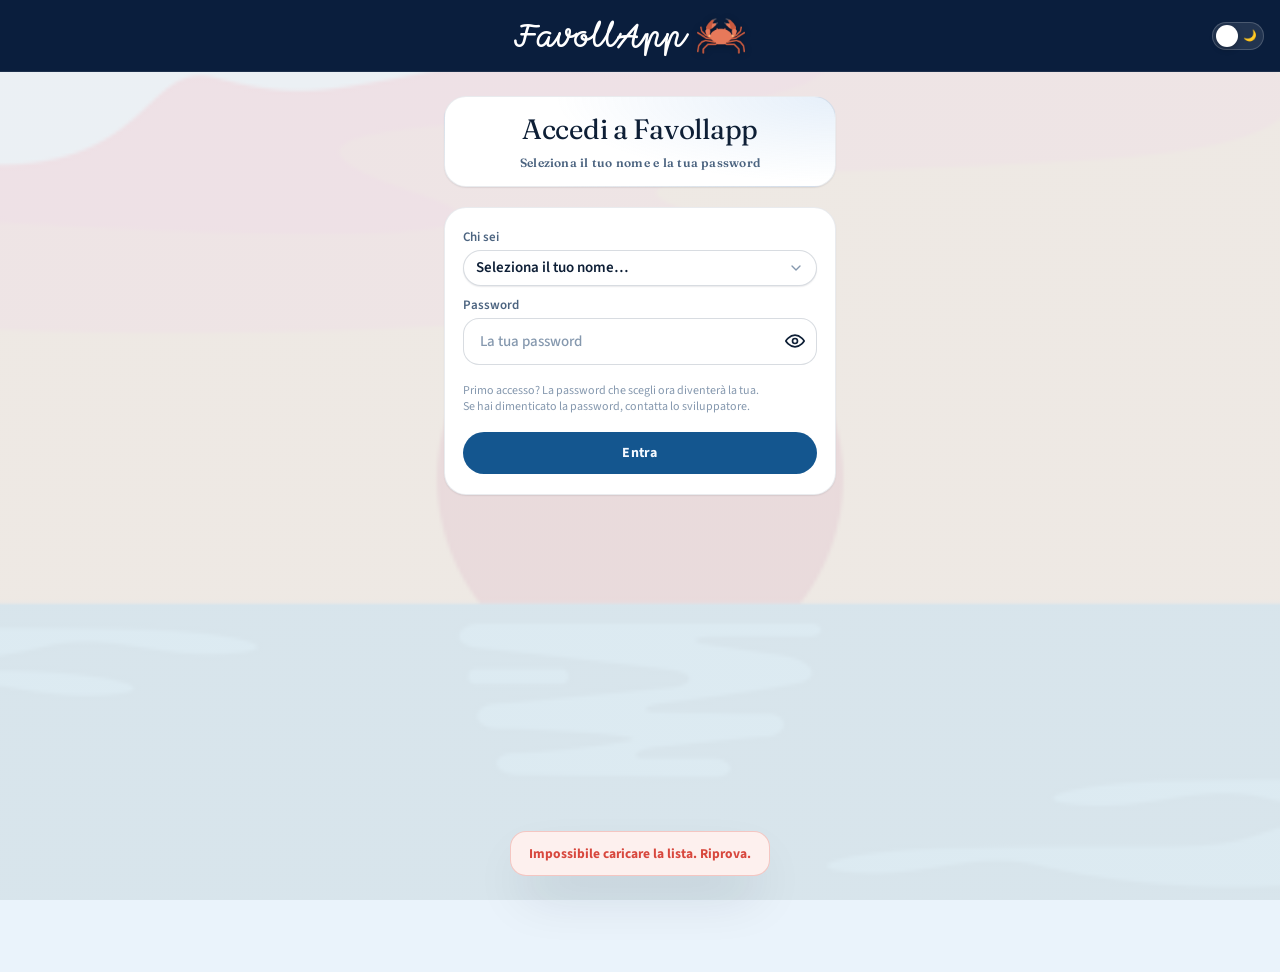
<file: frontend/login.html>
<!doctype html>
<html lang="it">
  <head>
    <meta charset="UTF-8" />
    <meta name="viewport" content="width=device-width, initial-scale=1.0" />
    <title>FavollApp – Accedi</title>

    <!-- Applica subito il tema salvato (o quello di sistema) prima del paint, per evitare un flash -->
    <script>
      (function () {
        var stored = localStorage.getItem('favollapp-theme');
        var theme = stored || (window.matchMedia('(prefers-color-scheme: dark)').matches ? 'dark' : 'light');
        document.documentElement.setAttribute('data-theme', theme);
      })();
    </script>

    <!-- Se sei già loggato salti direttamente alla home -->
    <script>
      (function () {
        try {
          if (localStorage.getItem('favollapp-user')) window.location.replace('index.html');
        } catch (e) {}
      })();
    </script>

    <!-- Stile -->
    <link rel="stylesheet" href="style.css" />

    <!-- Font Google -->
    <link rel="preconnect" href="https://fonts.googleapis.com" />
    <link rel="preconnect" href="https://fonts.gstatic.com" crossorigin />
    <link
      href="https://fonts.googleapis.com/css2?family=Fraunces:ital,opsz,wght@0,9..144,100..900;1,9..144,100..900&family=Momo+Signature&family=Source+Sans+3:ital,wght@0,400;0,600;0,700;1,400&display=swap"
      rel="stylesheet"
    />

    <!-- Favicon -->
    <link
      rel="icon"
      type="image/png"
      sizes="32x32"
      href="assets/Orange-Crab-Clipart-Transparent-PNG.png"
    />

    <script src="config.js" defer></script>
    <script src="theme-toggle.js" defer></script>
    <script src="ui-feedback.js" defer></script>
    <script src="auth.js" defer></script>
    <script src="login.js" defer></script>
  </head>
  <body class="page-login">
    <!-- Header con logo -->
    <div class="header">
      <a href="index.html" class="header-title">FavollApp</a>
      <a href="index.html">
        <img
          id="favollo-img"
          src="assets/Orange-Crab-Clipart-Transparent-PNG.png"
          alt="Logo Favollo"
        />
      </a>&ensp;
      <button class="theme-toggle" id="theme-toggle" aria-label="Passa a modalità scura" aria-pressed="false">
        <span class="icons" aria-hidden="true"><span>☀️</span><span>🌙</span></span>
        <span class="thumb"></span>
      </button>
    </div>

    <div class="container">
      <div class="title">
        <h1>Accedi a Favollapp</h1>
        <h3>Seleziona il tuo nome e la tua password</h3>
      </div>

      <br />

      <form class="login-card" id="login-form" autocomplete="off">
        <label class="login-label" for="login-user">Chi sei</label>
        <select class="modal-input" id="login-user" required>
          <option value="" disabled selected>Seleziona il tuo nome…</option>
        </select>

        <label class="login-label" for="login-password">Password</label>
        <div class="password-field">
          <input
            class="modal-input"
            id="login-password"
            type="password"
            placeholder="La tua password"
            autocomplete="current-password"
            required
          />
          <button
            type="button"
            class="password-toggle"
            id="toggle-password"
            aria-label="Mostra password"
            aria-pressed="false"
          >
            <!-- Occhio aperto: click per mostrare -->
            <svg class="icon-eye" viewBox="0 0 24 24" fill="none" stroke="currentColor" stroke-width="2" stroke-linecap="round" stroke-linejoin="round" aria-hidden="true">
              <path d="M1 12s4-7 11-7 11 7 11 7-4 7-11 7S1 12 1 12z" />
              <circle cx="12" cy="12" r="3" />
            </svg>
            <!-- Occhio sbarrato: click per nascondere -->
            <svg class="icon-eye-off" viewBox="0 0 24 24" fill="none" stroke="currentColor" stroke-width="2" stroke-linecap="round" stroke-linejoin="round" aria-hidden="true">
              <path d="M17.94 17.94A10.07 10.07 0 0 1 12 20c-7 0-11-8-11-8a18.45 18.45 0 0 1 5.06-5.94M9.9 4.24A9.12 9.12 0 0 1 12 4c7 0 11 8 11 8a18.5 18.5 0 0 1-2.16 3.19m-6.72-1.07a3 3 0 1 1-4.24-4.24" />
              <line x1="1" y1="1" x2="23" y2="23" />
            </svg>
          </button>
        </div>

        <p class="login-hint" id="login-hint">
          Primo accesso? La password che scegli ora diventerà la tua. <br>
          Se hai dimenticato la password, contatta lo sviluppatore.
        </p>


        <button class="modal-create-btn login-submit" type="submit" id="login-submit">Entra</button>
      </form>
    </div>
  </body>
</html>
</file>
<file: frontend/style.css>
/* ==========================================================================
   STYLE.CSS – FavollApp
   ========================================================================== */

/* ------------------------------------------------------------------
   VARIABILI COLORE — tema chiaro (default) e scuro
   Il tema scuro si attiva o per preferenza di sistema (prefers-color-scheme)
   o esplicitamente tramite l'attributo data-theme sull'elemento <html>,
   impostato dal toggle chiaro/scuro (vedi theme-toggle.js).
------------------------------------------------------------------ */
:root {
  color-scheme: light;

  /* Superfici */
  --surface-body: #eaf3fb;
  --surface-gradient: #dcedf9;
  --surface-card: #ffffff;
  --surface-card-hover: #f5f9fd;

  /* Brand */
  --brand-dark: #0a1e3d;
  --brand-dark2: #15325a;
  --brand-mid: #14568f;
  --brand-mid2: #4d90d9;
  --brand-mid3: #9ad0f3;
  --brand-pale: #dbecfd;
  --brand-on-pale: var(--brand-dark);

  /* Testo */
  --text-primary: #0e1f36;
  --text-secondary: #4c6480;
  --text-muted: #8598ae;
  --on-brand: #f5f9ff;

  /* Bordi */
  --border-subtle: rgba(14, 40, 70, 0.09);
  --border-medium: rgba(14, 40, 70, 0.16);

  /* Feedback */
  --danger: #d8473d;
  --danger-bg: #fdf0ee;
  --success: #12805f;
  --success-bg: #eafaf3;
  --warning: #a5680a;
  --warning-bg: #fdf6e6;

  /* Raggi bordi */
  --radius-sm: 10px;
  --radius-md: 16px;
  --radius-lg: 22px;
  --radius-pill: 999px;

  /* Ombre (elevazione a 3 livelli) */
  --shadow-1: 0 1px 2px rgba(10, 25, 45, 0.05), 0 1px 1px rgba(10, 25, 45, 0.04);
  --shadow-2: 0 10px 24px -8px rgba(10, 25, 45, 0.16), 0 2px 6px rgba(10, 25, 45, 0.07);
  --shadow-3: 0 26px 52px -16px rgba(10, 25, 45, 0.3);

  /* Tipografia */
  --font-display: 'Momo Signature', cursive;
  --font-title: 'Fraunces', serif;
  --font-body: 'Source Sans 3', -apple-system, 'Segoe UI', Roboto, Arial, sans-serif;

  /* Badge colorati per persona (cast): saturazione/luminosità, la tinta arriva da --hue inline */
  --badge-s: 74%;
  --badge-l: 88%;
  --badge-text-l: 32%;

  /* Hero home */
  --hero-card-bg: linear-gradient(155deg, color-mix(in srgb, var(--brand-mid2) 18%, var(--surface-card)), color-mix(in srgb, var(--brand-dark2) 6%, var(--surface-card)));
  --hero-card-text: var(--brand-dark);
  --hero-card-muted: var(--text-secondary);
  --hero-pill-bg: color-mix(in srgb, var(--brand-pale) 90%, white 10%);
  --hero-pill-text: var(--brand-on-pale);

  --ease: cubic-bezier(0.22, 1, 0.36, 1);

  /* Sfondo fotografico dietro il contenuto (vedi body::before) */
  --bg-photo: url("assets/premium_vector-1721494020696-3329fda17bd4"); /* chiaro: spiaggia diurna */
  /* Velo del colore di superficie: l'88% fa prevalere nettamente il colore sulla foto.
     Deriva da --surface-body, quindi segue automaticamente il tema. */
  --bg-wash: color-mix(in srgb, var(--surface-body) 80%, transparent);
}

@media (prefers-color-scheme: dark) {
  :root {
    color-scheme: dark;

    --surface-body: #070f1c;
    --surface-gradient: #0b1626;
    --surface-card: #112238;
    --surface-card-hover: #16283f;

    --brand-pale: #17324f;
    --brand-mid3: #57728f;
    --brand-on-pale: #9cc4ec;

    --text-primary: #eef4fb;
    --text-secondary: #a7bcd4;
    --text-muted: #71879f;
    --on-brand: #071322;

    --border-subtle: rgba(210, 228, 250, 0.1);
    --border-medium: rgba(210, 228, 250, 0.18);

    --danger: #ff7a6e;
    --danger-bg: #2c1512;
    --success: #3fd0a3;
    --success-bg: #0f2b23;
    --warning: #e3ac3f;
    --warning-bg: #2c2210;

    --shadow-1: 0 1px 0 rgba(0, 0, 0, 0.4);
    --shadow-2: 0 10px 24px -10px rgba(0, 0, 0, 0.55);
    --shadow-3: 0 26px 52px -16px rgba(0, 0, 0, 0.6);

    --badge-s: 42%;
    --badge-l: 24%;
    --badge-text-l: 82%;

    --bg-photo: url("assets/premium_vector-1747646622850-5f994d0a471e"); /* scuro: tramonto */
  }
}

/* Override espliciti: vincono sempre sulla media query, in entrambe le direzioni */
:root[data-theme='dark'] {
  color-scheme: dark;

  --surface-body: #070f1c;
  --surface-gradient: #0b1626;
  --surface-card: #112238;
  --surface-card-hover: #16283f;

  --brand-pale: #17324f;
  --brand-on-pale: #9cc4ec;

  --text-primary: #eef4fb;
  --text-secondary: #a7bcd4;
  --text-muted: #71879f;
  --on-brand: #071322;

  --border-subtle: rgba(210, 228, 250, 0.1);
  --border-medium: rgba(210, 228, 250, 0.18);

  --danger: #ff7a6e;
  --danger-bg: #2c1512;
  --success: #3fd0a3;
  --success-bg: #0f2b23;
  --warning: #e3ac3f;
  --warning-bg: #2c2210;

  --shadow-1: 0 1px 0 rgba(0, 0, 0, 0.4);
  --shadow-2: 0 10px 24px -10px rgba(0, 0, 0, 0.55);
  --shadow-3: 0 26px 52px -16px rgba(0, 0, 0, 0.6);

  --badge-s: 42%;
  --badge-l: 24%;
  --badge-text-l: 82%;

  --hero-card-bg: linear-gradient(155deg, color-mix(in srgb, var(--brand-dark2) 72%, var(--surface-card) 28%), color-mix(in srgb, var(--brand-dark) 70%, var(--surface-card) 30%));
  --hero-card-text: #f7fbff;
  --hero-card-muted: rgba(247, 251, 255, 0.8);
  --hero-pill-bg: rgba(255, 255, 255, 0.14);
  --hero-pill-text: #ffffff;

  --bg-photo: url("assets/premium_vector-1747646622850-5f994d0a471e"); /* scuro: tramonto */
}

:root[data-theme='light'] {
  color-scheme: light;

  --surface-body: #eaf3fb;
  --surface-gradient: #dcedf9;
  --surface-card: #ffffff;
  --surface-card-hover: #f5f9fd;

  --brand-pale: #dbecfd;
  --brand-mid3: #9ad0f3;
  --brand-on-pale: var(--brand-dark);

  --text-primary: #0e1f36;
  --text-secondary: #4c6480;
  --text-muted: #8598ae;
  --on-brand: #f5f9ff;

  --border-subtle: rgba(14, 40, 70, 0.09);
  --border-medium: rgba(14, 40, 70, 0.16);

  --danger: #d8473d;
  --danger-bg: #fdf0ee;
  --success: #12805f;
  --success-bg: #eafaf3;
  --warning: #a5680a;
  --warning-bg: #fdf6e6;

  --shadow-1: 0 1px 2px rgba(10, 25, 45, 0.05), 0 1px 1px rgba(10, 25, 45, 0.04);
  --shadow-2: 0 10px 24px -8px rgba(10, 25, 45, 0.16), 0 2px 6px rgba(10, 25, 45, 0.07);
  --shadow-3: 0 26px 52px -16px rgba(10, 25, 45, 0.3);

  --badge-s: 74%;
  --badge-l: 88%;
  --badge-text-l: 32%;

  --hero-card-bg: linear-gradient(155deg, color-mix(in srgb, var(--brand-mid2) 18%, var(--surface-card)), color-mix(in srgb, var(--brand-dark2) 6%, var(--surface-card)));
  --hero-card-text: var(--brand-dark);
  --hero-card-muted: var(--text-secondary);
  --hero-pill-bg: color-mix(in srgb, var(--brand-pale) 90%, white 10%);
  --hero-pill-text: var(--brand-on-pale);

  --bg-photo: url("assets/premium_vector-1721494020696-3329fda17bd4"); /* chiaro: spiaggia diurna */
}

/* ------------------------------------------------------------------
   RESET & BASE
------------------------------------------------------------------ */
* {
  box-sizing: border-box;
  margin: 0;
  padding: 0;
  font-family: var(--font-body);
  font-optical-sizing: auto;
  font-style: normal;
  color: var(--text-primary);
}

html {
  height: 100%;
  margin: 0;
}

body {
  background-color: var(--surface-body);
  background-image:
    radial-gradient(60% 45% at 12% -8%, color-mix(in srgb, var(--brand-mid2) 14%, transparent), transparent 60%),
    radial-gradient(50% 38% at 105% 8%, color-mix(in srgb, var(--brand-dark) 8%, transparent), transparent 60%);
  background-repeat: no-repeat;
  background-attachment: fixed;
  display: flex;
  flex-direction: column;
  height: 100vh;
  margin: 0;
  transition: background-color 0.3s var(--ease), color 0.3s var(--ease);
}

/* Sfondo fotografico: foto (per tema) + velo del colore di superficie ad alta opacità,
   così il colore resta dominante. Sta sopra il background-color del body ma sotto il
   contenuto: header e hero (opachi) lo mascherano → sulla home compare solo sotto la hero. */
body::before {
  content: '';
  position: fixed;
  inset: 0;
  z-index: -1;
  background-image: linear-gradient(var(--bg-wash), var(--bg-wash)), var(--bg-photo);
  background-size: cover;
  background-position: center;
  background-repeat: no-repeat;
}

/* Velo del "tuffo scuro" durante il cambio tema (iniettato da theme-toggle.js).
   Colore scuro fisso in entrambe le direzioni, sopra l'header (100) ma sotto i toast (9999). */
#theme-veil {
  position: fixed;
  inset: 0;
  z-index: 4000;
  pointer-events: none;
  background: #070f1c;
  opacity: 0;
}
#theme-veil.switching {
  animation: theme-darkdip 0.5s var(--ease);
}
@keyframes theme-darkdip {
  0% { opacity: 0; }
  45%, 55% { opacity: 0.82; }
  100% { opacity: 0; }
}

@media (prefers-reduced-motion: reduce) {
  * {
    transition: none !important;
    animation: none !important;
  }
}

/* ------------------------------------------------------------------
   TIPOGRAFIA
------------------------------------------------------------------ */
h1 {
  font-family: var(--font-title);
  font-size: 23px;
  font-weight: 400;
  color: var(--text-primary);
  text-align: center;
  line-height: 1.2;
  letter-spacing: -0.01em;
  margin-bottom: 8px;
}

h3 {
  font-family: var(--font-title);
  font-size: 12px;
  font-weight: 600;
  color: var(--text-secondary);
  text-align: center;
  letter-spacing: 0.02em;
}

@media (min-width: 768px) {
  h1 {
    font-size: 28px;
  }
}

/* ------------------------------------------------------------------
   LAYOUT GENERALE
------------------------------------------------------------------ */
.container {
  padding: 16px 16px;
  width: 100%;
  max-width: 400px;
  margin: auto;
  height: 100vh;
  flex: 1;
  display: flex;
  flex-direction: column;
  min-height: 0;
}

.title {
  flex: 0 0 auto;
  background:
    radial-gradient(120% 160% at 100% 0%, color-mix(in srgb, var(--brand-mid2) 14%, transparent), transparent 60%),
    var(--surface-card);
  border-radius: var(--radius-lg);
  padding: 16px 18px;
  border: 1px solid var(--border-subtle);
  box-shadow: var(--shadow-1);
}

input {
  width: 100%;
  padding: 12px 16px;
  font-size: 15px;
  font-weight: 500;
  margin-bottom: 16px;
  margin-top: 4px;
  border-radius: var(--radius-md);
  border: 1.5px solid var(--border-medium);
  background: var(--surface-card);
  color: var(--text-primary);
  outline: none;
  transition:
    border-color 0.2s ease,
    box-shadow 0.2s ease;
}

input:focus {
  border-color: var(--brand-mid);
  box-shadow: 0 0 0 3px color-mix(in srgb, var(--brand-mid) 16%, transparent);
}

input::placeholder {
  color: var(--text-muted);
  font-weight: 500;
}

ul {
  list-style: none;
  margin-bottom: 20px;
}

/* ------------------------------------------------------------------
   HEADER
   Resta scuro in entrambi i temi: è la superficie brand, non testo.
------------------------------------------------------------------ */
.header {
  display: flex;
  flex: 0 0 auto;
  align-items: center;
  justify-content: center;
  gap: 10px;
  height: 72px;
  padding: 0 16px;
  background: var(--brand-dark);
  border-bottom: 1px solid rgba(255, 255, 255, 0.08);
  position: relative;
  z-index: 100; /* tiene l'header (e il popover utente) sopra hero e contenuto sottostante */
  width: auto;
}

.header-title {
  font-family: var(--font-display);
  font-weight: 400;
  font-size: 26px;
  color: #ffffff;
  text-decoration: none;
  letter-spacing: 0.01em;
}

#favollo-img {
  height: 48px;
  width: auto;
  display: block;
  margin: 0 4px;
  filter: drop-shadow(0 1px 3px rgba(0, 0, 0, 0.3));
}

/* Toggle chiaro/scuro, sempre visibile nell'header */
.theme-toggle {
  position: absolute;
  right: 16px;
  top: 50%;
  transform: translateY(-50%);
  width: 52px;
  height: 28px;
  border-radius: var(--radius-pill);
  border: 1px solid rgba(255, 255, 255, 0.18);
  background: rgba(255, 255, 255, 0.1);
  cursor: pointer;
  padding: 3px;
  display: flex;
  align-items: center;
  box-shadow: none;
  transition: background 0.2s var(--ease);
}

.theme-toggle:hover {
  background: rgba(255, 255, 255, 0.16);
  opacity: 1;
}

.theme-toggle:focus-visible {
  outline: 2px solid var(--brand-mid2);
  outline-offset: 2px;
}

.theme-toggle .icons {
  position: absolute;
  inset: 0 6px;
  display: flex;
  align-items: center;
  justify-content: space-between;
  font-size: 11px;
  pointer-events: none;
  line-height: 1;
}

.theme-toggle .thumb {
  width: 22px;
  height: 22px;
  border-radius: 50%;
  background: #ffffff;
  box-shadow: 0 2px 6px rgba(0, 0, 0, 0.25);
  transform: translateX(0);
  transition: transform 0.3s var(--ease);
}

[data-theme='dark'] .theme-toggle .thumb {
  transform: translateX(22px);
}

/* ------------------------------------------------------------------
   HOME HERO — card countdown protagonista (layout dall'artefatto).
   La card ora usa i token di tema, così cambia insieme al toggle.
------------------------------------------------------------------ */
.hero-card {
  position: relative;
  overflow: hidden;
  border-radius: var(--radius-lg);
  padding: 20px;
  margin-bottom: 18px;
  background:
    radial-gradient(130% 150% at 100% 0%, color-mix(in srgb, var(--brand-mid2) 24%, transparent), transparent 62%),
    var(--hero-card-bg);
  border: 1px solid var(--border-subtle);
  box-shadow: var(--shadow-2);
  color: var(--hero-card-text);
  opacity: 0;
  transform: translateY(10px);
  animation: rise 0.5s var(--ease) forwards;
  min-height: 25%;
  transition: background-color 0.3s var(--ease), color 0.3s var(--ease), border-color 0.3s var(--ease);
}

.hero-card .hero-title {
  position: relative;
  color: var(--hero-card-text);
  text-align: left;
  font-size: 26px;
  margin: 2px 0 0;
}

.hero-eyebrow {
  position: relative;
  display: flex;
  gap: 8px;
  flex-wrap: wrap;
  margin-bottom: 10px;
}

.hero-pill {
  font-size: 11.5px;
  font-weight: 700;
  letter-spacing: 0.02em;
  padding: 4px 11px;
  border-radius: var(--radius-pill);
  background: var(--hero-pill-bg);
  color: var(--hero-pill-text);
}

.pill-link{
  text-decoration: none;
}

.hero-card .pill-link {
  color: inherit;
}

.hero-countdown {
  position: relative;
  display: flex;
  align-items: center;
  gap: 10px;
  margin-top: 14px;
}

.hero-countdown .num {
  font-family: var(--font-title);
  font-size: 36px;
  font-weight: 600;
  font-variant-numeric: tabular-nums;
  line-height: 1;
  color: var(--hero-card-text);
}

.hero-countdown .lbl {
  font-size: 12px;
  font-weight: 700;
  text-transform: uppercase;
  letter-spacing: 0.06em;
  color: var(--hero-card-muted);
}

/* Granchio-mascotte in filigrana nell'angolo della card */
.hero-crab {
  position: absolute;
  right: -2px;
  bottom: -18px;
  font-size: 88px;
  line-height: 1;
  opacity: 0.2;
  transform: rotate(-15deg);
  pointer-events: none;
  user-select: none;
}

/* Etichetta di sezione della home (Da fare adesso, Il cast…) */
.section-label {
  font-size: 11px;
  font-weight: 800;
  text-transform: uppercase;
  letter-spacing: 0.08em;
  color: var(--text-muted);
  margin: 2px 4px 8px;
}

/* ------------------------------------------------------------------
   META-PILLS (luogo e data nel titolo delle altre pagine)
------------------------------------------------------------------ */
.meta-pills {
  display: flex;
  justify-content: center;
  flex-wrap: wrap;
  gap: 8px;
}

.meta-pill {
  background: var(--brand-pale);
  color: var(--brand-on-pale);
  border-radius: var(--radius-pill);
  padding: 4px 12px;
  font-size: 12px;
  font-weight: 700;
  letter-spacing: 0.02em;
  border: 1px solid color-mix(in srgb, var(--brand-mid) 18%, transparent);
}

/* ------------------------------------------------------------------
   ITEMS GENERICI (li)
------------------------------------------------------------------ */
li {
  background: var(--surface-card);
  padding: 16px;
  margin-bottom: 0;
  border-radius: var(--radius-md);
  font-size: 15px;
  font-weight: 500;
  border: 1px solid var(--border-subtle);
  box-shadow: var(--shadow-1);
  transition:
    transform 0.15s var(--ease),
    box-shadow 0.15s var(--ease);
  touch-action: manipulation;
}

li:hover {
  box-shadow: var(--shadow-2);
}

li:active:not(.dragging) {
  background-color: var(--surface-card-hover);
  transform: scale(1.02);
}

/* ------------------------------------------------------------------
   SPOTLIGHT — tile in evidenza sopra la griglia (FavollAgent)
------------------------------------------------------------------ */
@keyframes rise {
  to {
    opacity: 1;
    transform: translateY(0);
  }
}

.spotlight {
  display: flex;
  align-items: center;
  gap: 14px;
  padding: 16px;
  margin-bottom: 12px;
  border-radius: var(--radius-lg);
  background:
    radial-gradient(140% 160% at 100% 0%, color-mix(in srgb, var(--brand-mid2) 16%, transparent), transparent 60%),
    var(--surface-card);
  border: 1px solid var(--border-subtle);
  box-shadow: var(--shadow-1);
  text-decoration: none;
  color: inherit;
  opacity: 0;
  transform: translateY(10px);
  animation: rise 0.5s var(--ease) forwards;
  transition: box-shadow 0.2s var(--ease), border-color 0.2s var(--ease);
}

.spotlight:hover {
  box-shadow: var(--shadow-2);
  border-color: var(--border-medium);
}

.spotlight .icon {
  flex: 0 0 auto;
  width: 52px;
  height: 52px;
  border-radius: 16px;
  background: var(--brand-pale);
  display: flex;
  align-items: center;
  justify-content: center;
  font-size: 26px;
}

.spotlight .body {
  flex: 1;
  min-width: 0;
}

.spotlight h3 {
  font-family: var(--font-title);
  font-weight: 600;
  font-size: 16.5px;
  text-align: left;
  color: var(--text-primary);
}

.spotlight p {
  font-size: 12.5px;
  color: var(--text-secondary);
  margin-top: 2px;
}

.spotlight .arrow {
  flex: 0 0 auto;
  font-size: 18px;
  color: var(--text-muted);
}

/* ------------------------------------------------------------------
   HOME TILES (griglia 2 colonne, con ingresso a cascata)
   .home-grid è condivisa dalle due griglie della home (primaria e secondaria).
------------------------------------------------------------------ */
.home-grid {
  display: grid;
  grid-template-columns: repeat(2, 1fr);
  gap: 10px;
  margin-bottom: 10px;
}

.home-tile {
  height: 70px;
  cursor: pointer;
  position: relative; /* necessario per posizionare .tile-badge */
  background: var(--surface-card);
  opacity: 0;
  transform: translateY(10px);
  animation: rise 0.5s var(--ease) forwards;
}

.home-tile:hover {
  box-shadow: var(--shadow-2);
  border-color: var(--border-medium);
}

.home-tile:hover .home-tile-icon {
  transform: rotate(8deg);
}

.home-tile .item-content {
  display: flex;
  flex-direction: column;
  justify-content: space-between;
  height: 100%;
  text-decoration: none;
}

.home-tile h3 {
  font-size: 13px;
  font-weight: 800;
  color: var(--text-primary);
  text-align: center;
  letter-spacing: 0.01em;
}

.home-tile span:last-child {
  font-size: 11px;
  font-weight: 600;
  color: var(--text-muted);
  letter-spacing: 0.04em;
  text-transform: uppercase;
}

/* Sottotitolo-badge della tile: parte come descrizione statica; quando
   index.js riceve i dati vivi diventa uno stato semantico colorato
   (quanto lavoro resta), come nelle card "Da fare adesso" dell'artefatto. */
.home-tile .tile-status {
  align-self: flex-start;
  border-radius: var(--radius-pill);
  transition: background-color 0.3s var(--ease), color 0.3s var(--ease);
}

.home-tile .tile-status.ok,
.home-tile .tile-status.warn,
.home-tile .tile-status.hot,
.home-tile .tile-status.info {
  padding: 3px 9px;
  font-size: 10px;
  font-weight: 800;
  font-variant-numeric: tabular-nums;
}

.home-tile .tile-status.ok   { background: var(--success-bg); color: var(--success); }
.home-tile .tile-status.warn { background: var(--warning-bg); color: var(--warning); }
.home-tile .tile-status.hot  { background: var(--danger-bg);  color: var(--danger); }
.home-tile .tile-status.info { background: var(--brand-pale); color: var(--brand-on-pale); }

.home-tile-icon {
  width: 28px;
  height: 28px;
  display: flex;
  align-items: center;
  justify-content: center;
  border-radius: 12px;
  background: var(--brand-pale);
  font-size: 16px;
  transition: transform 0.2s var(--ease);
  position: absolute;
  top: -8%;
  right: 88%;
  z-index: 9999
}

/* Tile non ancora collegate: opacità ridotta, nessun hover lift */
.tile-disabled {
  opacity: 0.55;
  cursor: default;
  pointer-events: none;
}

.tile-disabled:hover {
  transform: none;
  box-shadow: var(--shadow-1);
}

/* Badge "Coming soon" in alto a destra sulla tile */
.tile-badge {
  position: absolute;
  top: 9px;
  right: 9px;
  background: var(--warning-bg);
  color: var(--warning);
  font-size: 9px;
  font-weight: 800;
  letter-spacing: 0.06em;
  text-transform: uppercase;
  padding: 3px 8px;
  border-radius: var(--radius-pill);
  line-height: 1;
}

/* ------------------------------------------------------------------
   CAST STRIP — fila orizzontale di avatar-emoji del cast sulla home,
   caricata da /users; l'intera strip è un link a cast.html.
------------------------------------------------------------------ */
.cast-strip {
  display: block;
  text-decoration: none;
  margin-bottom: 16px;
}

.cast-row {
  display: flex;
  gap: 4px;
  align-items: center;
  overflow-x: auto;
  padding: 4px 2px 4px;
  scrollbar-width: none;
}

.cast-row::-webkit-scrollbar {
  display: none;
}

.cast-chip {
  flex: none;
  width: 48px;
  text-align: center;
}

.cast-chip .face {
  width: 40px;
  height: 40px;
  margin: 0 auto 4px;
  border-radius: 50%;
  background: var(--surface-card);
  border: 1px solid var(--border-subtle);
  box-shadow: var(--shadow-1);
  display: flex;
  align-items: center;
  justify-content: center;
  font-size: 16px;
}

.cast-chip .cast-name {
  display: block;
  font-size: 11px;
  font-weight: 600;
  color: var(--text-secondary);
  overflow: hidden;
  text-overflow: ellipsis;
  white-space: nowrap;
}

/* Fallback pre-caricamento (o backend addormentato): invito ad aprire il cast */
.cast-more {
  flex: none;
  font-size: 13px;
  font-weight: 700;
  color: var(--brand-on-pale);
  background: var(--brand-pale);
  border-radius: var(--radius-pill);
  padding: 8px 14px;
}

/* ------------------------------------------------------------------
   DOCK — navigazione flottante in basso (proposta dell'artefatto),
   iniettata da tabbar.js su tutte le pagine principali.
------------------------------------------------------------------ */
.dock {
  max-height: 60px;
  position: fixed;
  left: 50%;
  transform: translateX(-50%);
  bottom: calc(10px + env(safe-area-inset-bottom));
  z-index: 3000;
  display: flex;
  gap: 2px;
  padding: 6px;
  background: color-mix(in srgb, var(--surface-card) 86%, transparent);
  backdrop-filter: blur(14px);
  -webkit-backdrop-filter: blur(14px);
  border: 1px solid var(--border-medium);
  border-radius: var(--radius-pill);
  box-shadow: var(--shadow-2);
}

.dock-tab {
  display: flex;
  flex-direction: column;
  align-items: center;
  gap: 1px;
  padding: 6px 10px 10px;
  border-radius: var(--radius-pill);
  text-decoration: none;
}

.dock-ico {
  font-size: 18px;
  line-height: 1.2;
  padding-bottom: 0px;
}

.dock-lbl {
  font-size: 10px;
  font-weight: 700;
  letter-spacing: 0.04em;
  text-transform: uppercase;
  color: var(--text-muted);
  padding-bottom: 2px;
}

.dock-tab.on {
  background: var(--brand-pale);
}

.dock-tab.on .dock-lbl {
  color: var(--brand-on-pale);
}

.dock-tab:focus-visible {
  outline: 2px solid var(--brand-mid);
  outline-offset: 2px;
}

/* Spazio in fondo perché il contenuto non finisca sotto il dock */
body.has-dock {
  padding-bottom: calc(72px + env(safe-area-inset-bottom));
}

@media (max-width: 380px) {
  .dock-tab { padding: 6px 9px; }
}

/* ------------------------------------------------------------------
   BOTTONI
------------------------------------------------------------------ */
button {
  width: 100%;
  padding: 6px 6px;
  font-size: 15px;
  font-weight: 700;
  border-radius: var(--radius-pill);
  border: none;
  background: var(--brand-mid3);
  color: var(--text-primary);
  cursor: pointer;
  letter-spacing: 0.02em;
  box-shadow: 0 6px 16px -6px color-mix(in srgb, var(--brand-mid) 55%, transparent);
  transition:
    opacity 0.15s var(--ease),
    transform 0.1s var(--ease),
    box-shadow 0.2s var(--ease);
}

button:hover {
  opacity: 0.92;
}
button:active {
  opacity: 0.8;
  transform: scale(0.98);
}

/* ------------------------------------------------------------------
   WAREHOUSE – item e controlli portatori
------------------------------------------------------------------ */

select {
  background: var(--surface-card);
  padding: 6px 12px;
  border-radius: var(--radius-pill);
  font-size: 15px;
  font-weight: 600;
  border: 1px solid var(--border-medium);
  box-shadow: var(--shadow-1);
  margin-bottom: 10px;
  min-height: 36px;
}

.warehouse-item {
  background: var(--surface-card);
  padding: 14px 16px;
  margin-bottom: 10px;
  border-radius: var(--radius-md);
  border: 1px solid var(--border-subtle);
  box-shadow: var(--shadow-1);
}

/* Riepilogo in testa alla lista: quante unità sono coperte sul totale
   richiesto, con la stessa barra semaforo degli item (dall'artefatto). */
.wh-summary {
  background: var(--surface-card);
  border: 1px solid var(--border-subtle);
  border-radius: var(--radius-md);
  box-shadow: var(--shadow-1);
  padding: 14px 16px;
  margin-bottom: 12px;
}

.wh-summary-row {
  display: flex;
  align-items: baseline;
  justify-content: space-between;
  gap: 10px;
}

.wh-summary-big {
  font-family: var(--font-title);
  font-size: 24px;
  font-weight: 600;
  font-variant-numeric: tabular-nums;
  color: var(--text-primary);
}

.wh-summary-big small {
  font-family: var(--font-body);
  font-size: 13px;
  font-weight: 600;
  color: var(--text-secondary);
}

.wh-summary-note {
  font-size: 12px;
  font-weight: 800;
  white-space: nowrap;
}

.wh-summary-note.warn { color: var(--warning); }
.wh-summary-note.ok   { color: var(--success); }

/* Barra semaforo di copertura: rosso = nessuno, ambra = parziale,
   verde = target raggiunto. Il colore si legge prima del numero. */
.meter {
  height: 8px;
  border-radius: var(--radius-pill);
  background: color-mix(in srgb, var(--border-medium) 60%, transparent);
  overflow: hidden;
  margin-top: 10px;
}

.meter-fill {
  display: block;
  height: 100%;
  border-radius: var(--radius-pill);
  transition: width 0.4s var(--ease), background-color 0.3s var(--ease);
}

.meter-fill.hot  { background: var(--danger); }
.meter-fill.warn { background: var(--warning); }
.meter-fill.ok   { background: var(--success); }

.item-content {
  display: flex;
  justify-content: flex-end;
  align-items: center;
  gap: 6px;
}

.item-name-div {
  display: flex;
  align-content: flex-start;
  flex: 1 1 auto;
  min-width: 0;
}

.item-name {
  display: block;
  font-size: 15px;
  font-weight: 700;
  color: var(--text-primary);
  overflow: hidden;
  text-overflow: ellipsis;
  white-space: nowrap;
}

.space-div {
  width: 1px;
}

.take-btn {
  padding: 7px 12px;
  border-radius: var(--radius-pill);
  border: none;
  background: var(--brand-mid);
  color: var(--on-brand);
  cursor: pointer;
  font-size: 13px;
  font-weight: 700;
  letter-spacing: 0.02em;
  white-space: nowrap;
  flex-shrink: 0;
  width: auto;
  box-shadow: none;
  transition:
    opacity 0.15s var(--ease),
    transform 0.1s var(--ease);
}

.take-btn:hover {
  opacity: 0.85;
}
.take-btn:active {
  transform: scale(0.96);
}

.take-btn:disabled {
  opacity: 0.45;
  cursor: default;
}

/* Barra admin sopra la lista: sceglie il contributore per tutti gli "Aggiungi" */
.admin-bar {
  display: flex;
  align-items: center;
  gap: 10px;
  margin-bottom: 12px;
  padding: 10px 14px;
  background: var(--surface-card);
  border: 1px solid var(--border-subtle);
  border-radius: var(--radius-md);
  box-shadow: var(--shadow-1);
}

.admin-bar-label {
  font-size: 13px;
  font-weight: 600;
  color: var(--text-secondary);
  white-space: nowrap;
  flex-shrink: 0;
}

.admin-user-select {
  flex: 1;
  min-width: 0;
  padding: 8px 10px;
  font-size: 13px;
  font-weight: 600;
  border-radius: var(--radius-pill);
  border: 1.5px solid var(--border-medium);
  background: var(--surface-card);
  color: var(--text-primary);
  cursor: pointer;
}

/* Bottone elimina disabilitato (altri hanno contribuito) */
.delete-item-btn:disabled {
  opacity: 0.35;
  cursor: default;
}

#add-item-cnt {
  display: flex;
  justify-content: space-around;
}

#add-item-btn {
  width: 75%;
  margin-bottom: 80px;
}

.people {
  margin-top: 10px;
  display: flex;
  flex-wrap: wrap;
  gap: 6px;
}

.person-tag {
  background: var(--brand-pale);
  padding: 5px 10px;
  border-radius: var(--radius-pill);
  font-size: 13px;
  font-weight: 600;
  display: flex;
  align-items: center;
  gap: 5px;
  border: 1px solid color-mix(in srgb, var(--brand-mid) 18%, transparent);
}

/* La chip della personH loggata è evidenziata (dall'artefatto: "la tua riga") */
.person-tag.me {
  border-color: color-mix(in srgb, var(--brand-mid) 55%, transparent);
  box-shadow: inset 0 0 0 1px color-mix(in srgb, var(--brand-mid) 30%, transparent);
}

.person-emoji {
  font-size: 14px;
  line-height: 1;
}

.person-name {
  color: var(--brand-on-pale);
  font-weight: 700;
}

/* Il bottone "Lo porto io" chiude la fila delle chip, sempre a destra */
.people .take-btn {
  margin-left: auto;
}

/* Stati testuali della fila contributori */
.nobody-note {
  font-size: 12.5px;
  font-weight: 700;
  color: var(--danger);
  align-self: center;
}

.done-note {
  font-size: 12.5px;
  font-weight: 700;
  color: var(--success);
  align-self: center;
  margin-left: auto;
}

.qty-btn {
  border: 1px solid var(--border-medium);
  background: var(--surface-card);
  color: var(--text-secondary);
  border-radius: var(--radius-sm);
  padding: 2px 7px;
  font-size: 11px;
  font-weight: 700;
  cursor: pointer;
  width: auto;
  box-shadow: none;
  transition: background 0.15s ease;
}

.qty-btn:hover {
  background: var(--surface-card-hover);
  opacity: 1;
}
.qty-btn:disabled {
  opacity: 0.3;
  cursor: not-allowed;
}

.remove-btn {
  border: none;
  background: var(--danger-bg);
  color: var(--danger);
  border-radius: var(--radius-sm);
  padding: 2px 7px;
  font-size: 11px;
  font-weight: 700;
  cursor: pointer;
  width: auto;
  box-shadow: none;
  transition: background 0.15s ease;
}

.remove-btn:hover {
  background: color-mix(in srgb, var(--danger) 18%, var(--danger-bg));
  opacity: 1;
}

.actions-div {
  display: flex;
  flex-direction: column;
  gap: 6px;
}

.delete-item-btn {
  border: none;
  background: var(--danger-bg);
  color: var(--danger);
  border-radius: var(--radius-sm);
  padding: 2px 6px;
  font-size: 14px;
  cursor: pointer;
  width: auto;
  box-shadow: none;
  flex-shrink: 0;
  transition: background 0.15s ease;
  line-height: 1;
}

.delete-item-btn:hover {
  background: color-mix(in srgb, var(--danger) 18%, var(--danger-bg));
  opacity: 1;
}

.edit-item-btn {
  border: none;
  background: var(--brand-pale);
  color: var(--brand-on-pale);
  border-radius: var(--radius-sm);
  padding: 2px 6px;
  font-size: 14px;
  cursor: pointer;
  width: auto;
  box-shadow: none;
  flex-shrink: 0;
  transition: background 0.15s ease;
  line-height: 1;
}

.edit-item-btn:hover {
  background: var(--surface-card-hover);
  opacity: 1;
}

/* ------------------------------------------------------------------
   ANIMAZIONE BUFFON
------------------------------------------------------------------ */
.buffon {
  position: fixed;
  width: 50px;
  pointer-events: none;
  z-index: 9999;
  animation: buffon-fly 1s ease-out forwards;
}

@keyframes buffon-fly {
  0% {
    opacity: 1;
    transform: translateY(0) scale(1);
  }
  100% {
    opacity: 0;
    transform: translateY(-120px) scale(1.2);
  }
}

/* ------------------------------------------------------------------
   MODAL — Aggiungi oggetto
------------------------------------------------------------------ */

/* Overlay scuro che copre tutta la pagina */
.modal-overlay {
  position: fixed;
  inset: 0;
  background: rgba(6, 16, 30, 0.55);
  display: flex;
  align-items: center;
  justify-content: center;
  z-index: 1000;
  padding: 16px;
}

/* Card centrata */
.modal-card {
  background: var(--surface-card);
  border-radius: var(--radius-lg);
  padding: 24px 20px;
  width: 100%;
  max-width: 340px;
  border: 1px solid var(--border-subtle);
  box-shadow: var(--shadow-3);
  display: flex;
  flex-direction: column;
  gap: 12px;
}

.modal-title {
  font-family: var(--font-title);
  font-size: 18px;
  font-weight: 400;
  color: var(--text-primary);
  text-align: left;
  margin: 0;
}

/* Messaggio di errore */
.modal-error {
  font-size: 12px;
  font-weight: 700;
  color: var(--danger);
  margin-top: -4px;
}

/* Testo del dialog di conferma (showConfirm, al posto di confirm()) */
.modal-message {
  font-size: 14.5px;
  font-weight: 500;
  color: var(--text-primary);
  line-height: 1.4;
}

/* Riga bottoni */
.modal-btn-row {
  display: flex;
  gap: 8px;
  margin-top: 4px;
}

.modal-cancel-btn {
  flex: 1;
  padding: 11px;
  font-size: 14px;
  font-weight: 700;
  border-radius: var(--radius-pill);
  border: 1.5px solid var(--border-medium);
  background: transparent;
  color: var(--text-secondary);
  cursor: pointer;
  box-shadow: none;
  transition: background 0.15s ease;
}

.modal-cancel-btn:hover {
  background: var(--surface-card-hover);
  opacity: 1;
}

.modal-create-btn {
  flex: 1;
  padding: 11px;
  font-size: 14px;
  font-weight: 700;
  border-radius: var(--radius-pill);
  border: none;
  background: var(--brand-mid);
  color: var(--on-brand);
  cursor: pointer;
  box-shadow: none;
  transition: opacity 0.15s ease;
}

.modal-create-btn:hover {
  opacity: 0.88;
}
.modal-create-btn:active {
  opacity: 0.75;
}

/* ------------------------------------------------------------------
   MAPPA — mappa con chip categoria flottanti + directory dei luoghi
   Ogni categoria ha una tinta fissa (vedi map.js categoryHues), usata
   sia per l'icona nella directory che per coerenza visiva con la mappa.
------------------------------------------------------------------ */
.map-card {
  position: relative;
  height: 260px;
  flex-shrink: 0; /* Leaflet non tollera di essere schiacciato dal flex del .container */
  border-radius: var(--radius-lg);
  overflow: hidden;
  border: 1px solid var(--border-subtle);
  box-shadow: var(--shadow-1);
  margin-bottom: 10px;
}

#map {
  height: 100%;
  width: 100%;
}

/* Controlli e popup di Leaflet: hanno colori fissi chiari nel loro CSS, li
   riportiamo sulle variabili di tema così seguono il toggle come il resto
   dell'app. I selettori sono più specifici di quelli di leaflet.css. */
.leaflet-container {
  background: var(--surface-card); /* visibile mentre i tile caricano */
}

.leaflet-popup-content-wrapper,
.leaflet-popup-tip {
  background: var(--surface-card);
  color: var(--text-primary);
  box-shadow: var(--shadow-2);
}

.leaflet-container a.leaflet-popup-close-button {
  color: var(--text-muted);
}

.leaflet-container a.leaflet-popup-close-button:hover {
  color: var(--text-primary);
}

.leaflet-popup-content a {
  color: var(--brand-on-pale);
}

/* .leaflet-container per battere il .leaflet-touch .leaflet-bar di leaflet.css */
.leaflet-container .leaflet-bar {
  border: 2px solid var(--border-medium);
}

.leaflet-bar a {
  background-color: var(--surface-card);
  color: var(--text-primary);
  border-bottom-color: var(--border-subtle);
}

.leaflet-bar a:hover,
.leaflet-bar a:focus {
  background-color: var(--surface-card-hover);
  color: var(--text-primary);
}

.leaflet-bar a.leaflet-disabled {
  background-color: var(--surface-card);
  color: var(--text-muted);
}

.marker-icon {
  font-size: 28px;
  text-shadow: 0 2px 6px rgba(0, 0, 0, 0.4);
  width: 40px;
  height: 40px;
  display: inline-block;
  line-height: 1;
}

/* Chip categoria flottanti sul bordo superiore della mappa */
.chip-strip {
  position: absolute;
  top: 10px;
  left: 10px;
  right: 10px;
  z-index: 500; /* sopra i tile e i controlli di Leaflet */
  display: flex;
  gap: 6px;
  overflow-x: auto;
  padding-bottom: 2px;
}

.chip-strip::-webkit-scrollbar {
  display: none;
}

.map-chip {
  flex: 0 0 auto;
  padding: 6px 11px;
  border-radius: var(--radius-pill);
  background: rgba(17, 34, 56, 0.72);
  backdrop-filter: blur(6px);
  color: #eaf3fb;
  font-size: 11.5px;
  font-weight: 700;
  white-space: nowrap;
  border: 1px solid rgba(255, 255, 255, 0.14);
  cursor: pointer;
}

.map-chip.active {
  background: var(--brand-mid2);
  color: #071322;
}

/* Bottone "centra sulla casa" */
.locate-btn {
  position: absolute;
  bottom: 10px;
  right: 10px;
  z-index: 500;
  width: 36px;
  height: 36px;
  border-radius: 50%;
  background: var(--surface-card);
  color: var(--brand-mid);
  display: flex;
  align-items: center;
  justify-content: center;
  font-size: 15px;
  padding: 0;
  box-shadow: var(--shadow-2);
}

/* Directory categorie: righe con icona colorata, contatore e freccia rotante */
.cat-row {
  margin: 10px 0;
  border-radius: var(--radius-md);
  overflow: hidden;
  background: var(--surface-card);
  border: 1px solid var(--border-subtle);
  box-shadow: var(--shadow-1);
}

.cat-head {
  display: flex;
  align-items: center;
  gap: 11px;
  padding: 11px 12px;
  cursor: pointer;
}

.cat-icon {
  flex: 0 0 auto;
  width: 36px;
  height: 36px;
  border-radius: 11px;
  display: flex;
  align-items: center;
  justify-content: center;
  font-size: 17px;
  background: hsl(var(--hue), var(--badge-s), var(--badge-l));
}

.cat-info {
  flex: 1;
  min-width: 0;
}

.cat-name {
  font-size: 13.5px;
  font-weight: 700;
  color: var(--text-primary);
}

.cat-count {
  font-size: 10.5px;
  font-weight: 700;
  color: hsl(var(--hue), 45%, var(--badge-text-l));
  margin-top: 1px;
}

.cat-chevron {
  flex: 0 0 auto;
  font-size: 11px;
  color: var(--text-muted);
  transition: transform 0.2s var(--ease);
}

.cat-row.open .cat-chevron {
  transform: rotate(90deg);
}

.cat-places {
  max-height: 0;
  overflow: hidden;
  transition: max-height 0.3s var(--ease);
}

.cat-row.open .cat-places {
  max-height: 300px;
  overflow-y: auto;
}

.place-row {
  display: flex;
  align-items: center;
  gap: 10px;
  padding: 9px 12px;
  margin-left: 47px;
  border-top: 1px solid var(--border-subtle);
  transition: background 0.15s ease;
}

.place-row:hover {
  background: var(--surface-card-hover);
}

.place-name {
  flex: 1;
  min-width: 0;
  cursor: pointer;
  font-size: 13px;
  font-weight: 600;
  color: var(--text-primary);
  overflow: hidden;
  text-overflow: ellipsis;
  white-space: nowrap;
}

.place-dist {
  flex: 0 0 auto;
  font-size: 10px;
  font-weight: 700;
  padding: 2px 8px;
  border-radius: var(--radius-pill);
  background: var(--brand-pale);
  color: var(--brand-on-pale);
}

.place-go {
  flex: 0 0 auto;
  width: 26px;
  height: 26px;
  border-radius: 50%;
  display: flex;
  align-items: center;
  justify-content: center;
  background: var(--surface-card-hover);
  color: var(--text-secondary);
  font-size: 13px;
  text-decoration: none;
  box-shadow: none;
}

.place-go:hover {
  background: var(--brand-pale);
}

/* ------------------------------------------------------------------
   TARGET LABEL (dentro .warehouse-item)
   Mostra "X su Y" con colore semantico in base al progresso.
------------------------------------------------------------------ */
.target-label {
  font-size: 11px;
  font-weight: 800;
  letter-spacing: 0.04em;
  padding: 3px 10px;
  border-radius: var(--radius-pill);
  white-space: nowrap;
  flex-shrink: 0;
  font-variant-numeric: tabular-nums;
}

/* 0 unità → rosso */
.target-red {
  background: var(--danger-bg);
  color: var(--danger);
  border: 1px solid color-mix(in srgb, var(--danger) 25%, transparent);
}

/* 1+ unità, target non raggiunto → giallo */
.target-yellow {
  background: var(--warning-bg);
  color: var(--warning);
  border: 1px solid color-mix(in srgb, var(--warning) 25%, transparent);
}

/* target raggiunto → verde */
.target-green {
  background: var(--success-bg);
  color: var(--success);
  border: 1px solid color-mix(in srgb, var(--success) 25%, transparent);
}

/* ------------------------------------------------------------------
   CAST — roster a due colonne sfalsate, card compatte a riga orizzontale
   Ogni membro ha una tinta calcolata dal nome (vedi cast.js hueFromName),
   usata sia per l'avatar che per il testo del ruolo.
------------------------------------------------------------------ */
#cast-container {
  display: grid;
  grid-template-columns: 1fr 1fr;
  gap: 8px;
}

#cast-container .col {
  display: flex;
  flex-direction: column;
  gap: 8px;
}

#cast-container .col:last-child {
  margin-top: 18px;
}

.member {
  display: flex;
  align-items: center;
  gap: 9px;
  padding: 8px 10px;
  border-radius: var(--radius-md);
  background: var(--surface-card);
  border: 1px solid var(--border-subtle);
  box-shadow: var(--shadow-1);
  transition:
    transform 0.2s var(--ease),
    box-shadow 0.2s var(--ease),
    border-color 0.2s var(--ease);
}

.member:hover {
  transform: rotate(var(--tilt, 0deg)) translateY(-2px);
  box-shadow: var(--shadow-2);
  border-color: var(--border-medium);
}

#cast-container .col:first-child .member {
  --tilt: -1deg;
}

#cast-container .col:last-child .member {
  --tilt: 1deg;
}

.member .avatar {
  flex: 0 0 auto;
  width: 34px;
  height: 34px;
  border-radius: 50%;
  display: flex;
  align-items: center;
  justify-content: center;
  font-size: 16px;
  background: hsl(var(--hue), var(--badge-s), var(--badge-l));
}

.member .info {
  min-width: 0;
  text-align: left;
}

.member .name {
  font-size: 12.5px;
  font-weight: 700;
  color: var(--text-primary);
  line-height: 1.25;
  overflow: hidden;
  text-overflow: ellipsis;
  white-space: nowrap;
}

.member .role {
  display: block;
  margin-top: 2px;
  font-size: 9.5px;
  font-weight: 700;
  line-height: 1.2;
  color: hsl(var(--hue), 45%, var(--badge-text-l));
}

/* ------------------------------------------------------------------
   MENU — lista della spesa
------------------------------------------------------------------ */

/* Card del generatore AI: superficie in evidenza col gradiente brand,
   come la tile spotlight (dall'artefatto: l'AI dentro il flusso). */
.ai-card {
  background:
    radial-gradient(140% 160% at 100% 0%, color-mix(in srgb, var(--brand-mid2) 18%, transparent), transparent 60%),
    var(--surface-card);
  border: 1px solid color-mix(in srgb, var(--brand-mid) 22%, transparent);
  border-radius: var(--radius-lg);
  box-shadow: var(--shadow-1);
  padding: 10px 10px 0px;
  margin-bottom: 12px;
  max-height: 140px;
}

.ai-card-title {
  font-family: var(--font-title);
  font-size: 15px;
  font-weight: 600;
  color: var(--text-primary);
  margin-bottom: 6px;
  padding-bottom: 2px;
}

.prompt-textarea {
  width: 100%;
  height: 38%;
  border-radius: var(--radius-md);
  border: 1.5px solid var(--border-medium);
  background: var(--surface-card);
  padding: 6px 14px;
  font-size: 14px;
  resize: none;
  overflow-y: none;
  scrollbar-width: none;
}

#prompt-textarea:focus {
  outline: none;
  border-color: var(--brand-mid);
  box-shadow: 0 0 0 3px color-mix(in srgb, var(--brand-mid) 16%, transparent);
}

.warning-text {
  font-size: 11px;
  font-style: italic;
  color: var(--text-muted);
}

#send-prompt-div {
  display: flex;
  flex-direction: row;
  justify-content: space-between;
  align-items: flex-start;
  gap: 10px;
}

#send-prompt-btn {
  width: 45%;
  font-size: 13.5px;
}

/* Contenitore tabella: card pulita in linea con il resto dell'app
   (sostituisce il precedente stile "quaderno a quadretti") */
.notebook {
  background: var(--surface-card);
  border-radius: var(--radius-lg);
  border: 1px solid var(--border-subtle);
  box-shadow: var(--shadow-1);
  padding: 6px 16px 16px;
  width: 100%;
  max-width: 560px;
  overflow-x: auto;
  max-width: 100%;
  min-height: 150px;
}

.notebook table {
  width: 95%;
  border-collapse: collapse;
  table-layout: fixed;
}

.notebook tr {
  height: 24px;
}

.time-col {
  width: 25%;
}

.ingredient-col {
  width: 42%;
}

.qty-col {
  width: 20%;
}

.notebook th {
  height: 16px;
  font-size: 11px;
  font-weight: 800;
  letter-spacing: 0.06em;
  text-transform: uppercase;
  color: var(--text-muted);
  border-bottom: 1.5px solid var(--border-medium);
  padding: 4px 6px;
  text-align: left;
  background: transparent;
}

.notebook td {
  font-size: 13.5px;
  font-weight: 500;
  color: var(--text-primary);
  padding: 2px;
  background: transparent;
  height: 32px;
  vertical-align: middle;
  border-bottom: 1px solid var(--border-subtle);
}

.notebook td[contenteditable] {
  outline: none;
  cursor: text;
  padding: 0 10px;
  min-width: 80px;
  border-radius: var(--radius-sm);
  transition: background 0.15s ease;
}

.notebook td[contenteditable]:focus {
  background: var(--brand-pale);
}

.action-wrapper {
  display: inline-flex;
  align-items: center;
  justify-content: center;
  gap: 6px;
}

.checkout-col-td {
  padding: 0;
  text-align: center;
  vertical-align: middle;
}

.checkout-btn {
  font-size: 12px;
  font-weight: 700;
  background: var(--surface-card);
  border: 1.5px solid var(--border-medium);
  border-radius: var(--radius-sm);
  color: var(--text-secondary);
  width: 28px;
  height: 24px;
  cursor: pointer;
  padding: 0;
  line-height: 1;
  transition:
    background 0.15s,
    color 0.15s,
    border-color 0.15s;
}

.checkout-btn:hover {
  background: var(--success-bg);
  color: var(--success);
  border-color: color-mix(in srgb, var(--success) 40%, transparent);
}

.notebook-title {
  font-family: var(--font-title);
  font-size: 14px;
  font-weight: 400;
  padding: 4px 4px 2px;
}

/* ------------------------------------------------------------------
   LOADING OVERLAY (menu.js e galleries.js condividono lo spinner)
------------------------------------------------------------------ */
#loading-overlay,
.loader {
  position: fixed;
  inset: 0;
  background: rgba(6, 16, 30, 0.5);
  display: flex;
  align-items: center;
  justify-content: center;
  z-index: 2000;
}

.loading-spinner,
.spinner {
  width: 48px;
  height: 48px;
  border: 5px solid rgba(255, 255, 255, 0.25);
  border-top-color: #ffffff;
  border-radius: 50%;
  animation: spin 0.75s linear infinite;
}

@keyframes spin {
  to {
    transform: rotate(360deg);
  }
}

.hidden {
  display: none !important;
}

/* ------------------------------------------------------------------
   TOAST (ui-feedback.js, al posto di alert())
------------------------------------------------------------------ */
.ui-toast {
  position: fixed;
  left: 50%;
  bottom: 24px;
  z-index: 3000;
  max-width: calc(100% - 32px);
  padding: 12px 18px;
  border-radius: var(--radius-md);
  background: var(--danger-bg);
  color: var(--danger);
  border: 1px solid color-mix(in srgb, var(--danger) 25%, transparent);
  box-shadow: var(--shadow-3);
  font-size: 13.5px;
  font-weight: 700;
  text-align: center;
  opacity: 0;
  pointer-events: none;
  transform: translate(-50%, 8px);
  transition: opacity 0.2s ease, transform 0.2s ease;
}

.ui-toast.show {
  opacity: 1;
  transform: translate(-50%, 0);
}

.ui-toast[data-type='success'] {
  background: var(--success-bg);
  color: var(--success);
  border-color: color-mix(in srgb, var(--success) 25%, transparent);
}

/* ------------------------------------------------------------------
   MENU — righe tabella spesa
------------------------------------------------------------------ */

/* Riga comprata: testo barrato e opacità ridotta */
tr.bought td {
  text-decoration: line-through;
  opacity: 0.5;
}

/* Checkbox "comprato" */
.bought-checkbox {
  margin: 0;
  width: 16px;
  height: 16px;
  display: block;
}

/* Bottone + inline (righe vuote) */
.add-row-inline-btn {
  font-size: 13px;
  font-weight: 700;
  line-height: 1;
  background: var(--surface-card);
  border: 1.5px solid var(--border-medium);
  border-radius: var(--radius-sm);
  color: var(--brand-mid);
  width: 28px;
  height: 24px;
  cursor: pointer;
  padding: 0;
  transition:
    background 0.15s,
    color 0.15s,
    border-color 0.15s;
  box-shadow: none;
}

.add-row-inline-btn:hover {
  background: var(--brand-pale);
  border-color: color-mix(in srgb, var(--brand-mid) 40%, transparent);
}

/* Wrapper a due colonne della pagina spesa: su mobile è trasparente al layout
   (i figli restano blocchi in colonna dentro .container), diventa una vera
   flexbox solo in landscape (vedi sezione LAYOUT LANDSCAPE / DESKTOP) */
.menu-columns,
.menu-col {
  display: contents;
}

/* Piede della lista: contatore comprati/da comprare + svuota lista */
.end-notebook {
  display: flex;
  flex-direction: row;
  justify-content: space-between;
  align-items: center;
  margin-top: 12px;
  gap: 12px;
  padding: 0 4px;
  /* Nel DOM sta nella colonna sinistra (per il landscape); su mobile, con i
     wrapper trasparenti, order lo tiene visivamente sotto la lista */
  order: 1;
}

/* Contatore vivo della lista (aggiornato da menu.js) */
.spesa-count {
  font-size: 12.5px;
  font-weight: 700;
  color: var(--text-secondary);
  font-variant-numeric: tabular-nums;
}

.delete-row-btn {
  display: flex;
  align-items: center;
  justify-content: center;
  font-size: 14px;
  line-height: 1;
  background: transparent;
  border: none;
  cursor: pointer;
  padding: 2px 4px;
  border-radius: var(--radius-sm);
  box-shadow: none;
  width: auto;
  transition: background 0.15s;
}

.delete-row-btn:hover {
  background: color-mix(in srgb, var(--danger) 14%, transparent);
  opacity: 1;
}

.clear-note-btn {
  width: 40%;
}

/* ------------------------------------------------------------------
   GALLERIES – slideshow casa e foto utenti
------------------------------------------------------------------ */

.ss-wrap {
  position: relative;
  width: 100%;
  user-select: none;
}

.ss-track {
  position: relative;
  width: 100%;
  aspect-ratio: 16 / 9;
  overflow: hidden;
  background: var(--surface-card);
  border-radius: var(--radius-md);
  margin-bottom: 10px;
}

.ss-slide {
  position: absolute;
  inset: 0;
  opacity: 0;
  transition: opacity 0.5s ease;
}

.ss-slide.active {
  opacity: 1;
}

.ss-slide img {
  width: 100%;
  height: 100%;
  object-fit: cover;
  display: block;
  border-radius: var(--radius-md);
}

/* Frecce prev/next */
.ss-btn {
  position: absolute;
  top: 50%;
  transform: translateY(-50%);
  background: var(--brand-mid3);
  border: none;
  border-radius: 50%;
  width: 36px;
  height: 36px;
  display: flex;
  align-items: center;
  justify-content: center;
  cursor: pointer;
  z-index: 10;
  padding: 0;
  box-shadow: 0 1px 4px rgba(0, 0, 0, 0.15);
  transition: background 0.15s;
}

.ss-btn:hover {
  background: #ffffff;
}

.ss-btn svg {
  width: 16px;
  height: 16px;
  stroke: var(--brand-dark);
  fill: none;
  stroke-width: 2.5;
  stroke-linecap: round;
  stroke-linejoin: round;
}

.ss-prev {
  left: 10px;
}
.ss-next {
  right: 10px;
}

/* Contatore "n / totale" */
.ss-counter {
  position: absolute;
  bottom: 10px;
  right: 12px;
  background: rgba(0, 0, 0, 0.45);
  color: #ffffff;
  font-size: 12px;
  font-weight: 600;
  padding: 3px 10px;
  border-radius: var(--radius-pill);
  pointer-events: none;
  letter-spacing: 0.03em;
}

/* Indicatori a pallini sotto lo slideshow */
.ss-dots {
  display: flex;
  justify-content: center;
  gap: 6px;
  margin-top: 10px;
  margin-bottom: 10px;
  flex-wrap: wrap;
}

.ss-dot {
  width: 7px;
  height: 7px;
  border-radius: 50%;
  background: var(--border-medium);
  cursor: pointer;
  border: none;
  padding: 0;
  transition: background 0.2s;
}

.ss-dot.active {
  background: var(--brand-mid);
}

/* Controlli play/speed dello slideshow */
.ss-controls {
  display: flex;
  align-items: center;
  justify-content: space-between;
  margin-top: 10px;
  gap: 8px;
}

.ss-speed-label {
  font-size: 13px;
  color: var(--text-secondary);
  display: flex;
  align-items: center;
  gap: 8px;
}

.ss-speed-label input[type='range'] {
  width: 80px;
  margin: 0;
  padding: 0;
}

.ss-speed-val {
  font-size: 13px;
  font-weight: 700;
  color: var(--text-primary);
  min-width: 24px;
  text-align: right;
  font-variant-numeric: tabular-nums;
}

/* Overlay modale generico (gestione foto, conferme) */
.modal {
  position: fixed;
  top: 0;
  left: 0;
  width: 100%;
  height: 100%;
  background: rgba(6, 16, 30, 0.6);
  display: flex;
  justify-content: center;
  align-items: center;
  z-index: 999;
}

.modal-content {
  position: relative;
  background: var(--surface-card);
  padding: 20px;
  border-radius: var(--radius-lg);
  max-height: 80vh;
  overflow-y: auto;
  width: 90%;
  max-width: 400px;
  box-shadow: var(--shadow-3);
}

.user-photo-item {
  display: flex;
  align-items: center;
  gap: 10px;
  margin-bottom: 10px;
}

.user-photo-item img {
  width: 60px;
  height: 60px;
  object-fit: cover;
  border-radius: var(--radius-sm);
}

.user-photo-item button {
  margin-left: auto; /* spinge a destra */
  width: auto;
  padding: 6px 10px;
  font-size: 13px;
}

.gallery-actions {
  display: flex;
  flex-direction: row;
  justify-content: space-between;
  margin-top: 4px;
  margin-bottom: 0px;
}

#user-upload {
  width: 57%;
  margin-bottom: 0px;
  padding: 6px 12px;
  border-radius: var(--radius-md);
}

#user-manage-btn {
  padding: 6px 12px;
  font-size: 15px;
  font-weight: 500;
  margin-bottom: 0px;
  margin-top: 4px;
}

.modal-close {
  position: absolute;
  top: 10px;
  right: 10px;
  width: auto;
  padding: 4px 8px;
  font-size: 16px;
  cursor: pointer;
  background: transparent;
  color: var(--text-secondary);
  box-shadow: none;
}

.user-empty-slide {
  display: flex;
  align-items: center;
  justify-content: center;
  height: 100%;
}

.user-empty-message {
  text-align: center;
  margin-top: 20px;
  margin-bottom: 20px;
  font-size: 16px;
  color: var(--text-secondary);
}

/* ------------------------------------------------------------------
   AGENT
------------------------------------------------------------------ */

.chat-card {
  flex: 1;
  display: flex;
  flex-direction: column;
  min-height: 0; /* IMPORTANTISSIMO per lo scroll interno */
}

/* FEED scrollabile */
.agent-chat-wrapper {
  flex: 1;
  overflow-y: auto;
  min-height: 0;
  width: 100%;
  max-width: 900px;
  margin: 0 auto;
}

.chatbot-prompt-row {
  display: flex;
  align-content: space-between;
  flex: 0 0 auto;
  height: 60px;
  gap: 10px;
}

#agent-send {
  height: 65%;
  margin-top: 4px;
  width: 12%;
  font-size: 20px;
  justify-content: center;
  padding: 0 10px
}

.agent-chat-messages {
  display: flex;
  flex-direction: column;
  gap: 14px;
  margin-bottom: 20px;
}

/* righe */
.agent-row,
.user-row {
  display: flex;
  width: 100%;
}

.agent-row {
  justify-content: flex-start;
}

.user-row {
  justify-content: flex-end;
}

/* bubble comuni */
.agent-bubble,
.user-bubble {
  max-width: 85%;
  padding: 14px 18px;
  border-radius: 20px;
  line-height: 1.5;
  word-break: break-word;
  font-size: 1rem;
}

/* agente */
.agent-bubble {
  background: var(--surface-card);
  border: 1px solid var(--border-subtle);
  color: var(--text-primary);
  border-bottom-left-radius: 6px;
  box-shadow: var(--shadow-1);
}

/* utente */
.user-bubble {
  background: var(--brand-mid);
  border: 1px solid color-mix(in srgb, var(--brand-mid) 60%, transparent);
  color: var(--on-brand);
  border-bottom-right-radius: 6px;
}

/* input */
.agent-input-row {
  display: flex;
  gap: 10px;
  align-items: center;
}

.agent-input {
  flex: 1;
  border-radius: 18px;
  border: 2px solid var(--brand-mid);
  padding: 14px 16px;
  font-size: 1rem;
  background: var(--surface-card);
}

.agent-input:focus {
  outline: none;
}

.agent-send-btn {
  width: 52px;
  height: 52px;
  border: none;
  border-radius: 50%;
  background: var(--brand-mid);
  color: var(--on-brand);
  font-size: 1.1rem;
  cursor: pointer;
  display: flex;
  align-items: center;
  justify-content: center;
}

.agent-bubble p {
  margin: 0 0 6px;
}
.agent-bubble p:last-child {
  margin-bottom: 0;
}
.agent-bubble ul,
.agent-bubble ol {
  padding-left: 18px;
  margin: 4px 0;
  margin-bottom: 20px;
}
.agent-bubble li {
  background: none;
  padding: 2px;
  border-radius: 0;
  font-size: 15px;
  font-weight: 500;
  border: none;
  box-shadow: none;
  transition: none;
  touch-action: none;
}
.agent-bubble strong {
  font-weight: 700;
}
.agent-bubble em {
  font-style: italic;
}
.agent-bubble code {
  font-family: ui-monospace, 'SFMono-Regular', Menlo, monospace;
  font-size: 0.9em;
  background: color-mix(in srgb, var(--text-primary) 8%, transparent);
  padding: 1px 5px;
  border-radius: 4px;
}

.warning-text-chat {
  font-size: 11px;
  font-style: italic;
  color: var(--text-muted);
  flex: 0 0 auto;
}

/* ------------------------------------------------------------------
   LOGIN — pagina di accesso "rivendica una personH" (login.html)
   e badge utente nell'header (iniettato da auth.js)
------------------------------------------------------------------ */
.login-card {
  background: var(--surface-card);
  border: 1px solid var(--border-subtle);
  border-radius: var(--radius-lg);
  box-shadow: var(--shadow-1);
  padding: 20px 18px;
  display: flex;
  flex-direction: column;
}

.login-label {
  font-size: 13px;
  font-weight: 600;
  color: var(--text-secondary);
  margin-bottom: 4px;
}

/* Il <select> usa la classe .modal-input come gli input: uniformiamo l'aspetto */
select.modal-input {
  appearance: none;
  background-image: url("data:image/svg+xml;charset=utf-8,%3Csvg xmlns='http://www.w3.org/2000/svg' width='16' height='16' viewBox='0 0 24 24' fill='none' stroke='%238598ae' stroke-width='2' stroke-linecap='round' stroke-linejoin='round'%3E%3Cpolyline points='6 9 12 15 18 9'/%3E%3C/svg%3E");
  background-repeat: no-repeat;
  background-position: right 12px center;
  padding-right: 36px;
  cursor: pointer;
}

.login-hint {
  font-size: 12px;
  color: var(--text-muted);
  margin: 2px 0 16px;
  line-height: 1.4;
}

/* Campo password con toggle occhio mostra/nascondi */
.password-field {
  position: relative;
  margin-bottom: 16px; /* spazio verso l'hint: l'input interno ha margine azzerato */
}

/* L'input dentro il wrapper: spazio a destra per l'occhio, margine sul wrapper */
.password-field .modal-input {
  margin: 0;
  padding-right: 44px;
}

.password-toggle {
  position: absolute;
  top: 0;
  right: 0;
  height: 100%;
  width: 44px;
  display: flex;
  align-items: center;
  justify-content: center;
  padding: 0;
  background: none;
  border: none;
  box-shadow: none;
  color: var(--text-muted);
  cursor: pointer;
  transition: color 0.15s var(--ease);
}

.password-toggle:hover {
  color: var(--text-secondary);
}

.password-toggle svg {
  width: 20px;
  height: 20px;
}

/* Di default password nascosta: si vede l'occhio aperto ("mostra"). */
.password-toggle .icon-eye-off {
  display: none;
}
.password-toggle.revealed .icon-eye {
  display: none;
}
.password-toggle.revealed .icon-eye-off {
  display: block;
}

.login-submit {
  width: 100%;
}

/* Badge "Sei … / Esci" nell'header, a sinistra (specchia il toggle a destra) */
.user-badge {
  position: absolute;
  left: 16px;
  top: 50%;
  transform: translateY(-50%);
  align-items: center;
  gap: 6px;
  max-width: 45%;
}

/* Icona utente: l'SVG fa da maschera, il colore arriva da background-color
   (così segue il tema). Colore chiaro di default per stare sull'header scuro. */
.user-badge-icon {
  width: 18px;
  height: 18px;
  display: inline-block;
  flex-shrink: 0;
  background-color: #ffffff;
  -webkit-mask: url('assets/user-regular-full.svg') no-repeat center / contain;
  mask: url('assets/user-regular-full.svg') no-repeat center / contain;
}

/* Adatta il colore al tema, sia per preferenza di sistema che per toggle esplicito */
@media (prefers-color-scheme: dark) {
  .user-badge-icon {
    background-color: #cfe0f2;
  }
}
:root[data-theme='dark'] .user-badge-icon {
  background-color: #cfe0f2;
}
:root[data-theme='light'] .user-badge-icon {
  background-color: #ffffff;
}

.user-badge-name {
  font-size: 13px;
  font-weight: 600;
  color: #ffffff;
  white-space: nowrap;
  overflow: hidden;
  text-overflow: ellipsis;
}

/* Pill cliccabile con icona + nome */
/* Cerchio a dimensione fissa: garantisce pill tonda e icona centrata su ogni schermo
   (le dimensioni esplicite + padding:0 battono gli stili UA del button su mobile) */
.user-badge-trigger {
  width: 34px;
  height: 34px;
  flex-shrink: 0;
  display: flex;
  align-items: center;
  justify-content: center;
  padding: 0;
  background: rgba(255, 255, 255, 0.12);
  border: 1px solid rgba(255, 255, 255, 0.18);
  border-radius: 50%;
  cursor: pointer;
  box-shadow: none;
  -webkit-appearance: none;
  appearance: none;
  line-height: 0;
  transition: background 0.2s var(--ease);
}

.user-badge-trigger:hover,
.user-badge.open .user-badge-trigger {
  background: rgba(255, 255, 255, 0.22);
}

/* Popover "menu utente": si apre sotto la pill, sovrapposto alla pagina */
.user-menu {
  position: absolute;
  top: calc(100% + 8px);
  left: 0;
  min-width: 150px;
  padding: 6px;
  background: var(--surface-card);
  border: 1px solid var(--border-subtle);
  border-radius: var(--radius-md);
  box-shadow: var(--shadow-2);
  z-index: 1000;
  display: none;
}

.user-badge.open .user-menu {
  display: block;
  animation: user-menu-in 0.14s var(--ease);
}

/* Codina che aggancia il popover alla pill */
.user-menu::before {
  content: '';
  position: absolute;
  top: -5px;
  left: 18px;
  width: 10px;
  height: 10px;
  background: var(--surface-card);
  border-left: 1px solid var(--border-subtle);
  border-top: 1px solid var(--border-subtle);
  transform: rotate(45deg);
}

@keyframes user-menu-in {
  from {
    opacity: 0;
    transform: translateY(-4px) scale(0.97);
  }
  to {
    opacity: 1;
    transform: none;
  }
}

.user-logout {
  display: flex;
  align-items: center;
  gap: 8px;
  width: 100%;
  font-size: 13px;
  font-weight: 600;
  color: var(--text-primary);
  background: none;
  border: none;
  border-radius: var(--radius-sm);
  padding: 8px 10px;
  cursor: pointer;
  text-align: left;
  box-shadow: none;
  transition: background 0.15s var(--ease);
}

.user-logout:hover {
  background: var(--surface-card-hover);
}

/* Su schermi molto stretti il nome sparisce, restano icona + Esci */
@media (max-width: 380px) {
  .user-badge-name {
    display: none;
  }
}

/* ==========================================================================
   LAYOUT LANDSCAPE / DESKTOP
   In portrait (o su telefono, anche ruotato: min-height esclude le viewport
   basse tipiche dei telefoni in landscape) resta il layout a colonna stretta.
   Qui sopra una certa larghezza in landscape ogni pagina ridispone i propri
   blocchi per usare lo spazio orizzontale. Ogni pagina è identificata dalla
   classe page-* sul <body>.
   ========================================================================== */
@media (orientation: landscape) and (min-width: 700px) and (min-height: 360px) {
  .container {
    max-width: 760px;
    min-height: 100vh;
    height: auto;
    padding: 24px 24px calc(88px + env(safe-area-inset-bottom));
  }

  /* I <br> che separano titolo e contenuto nel layout mobile creerebbero
     righe vuote nelle griglie: lo spazio lo dà il margine del titolo */
  .container > br {
    display: none;
  }

  .container > .title {
    margin-bottom: 20px;
  }

  /* ---------- HOME ---------- */
  /* Hero-card su una riga: pill + titolo a sinistra, countdown a destra */
  .page-home .container {
    max-width: 920px;
  }

  .page-home .hero-card {
    display: grid;
    grid-template-columns: minmax(0, 1fr) auto;
    column-gap: 32px;
    align-items: center;
    padding: 26px 28px;
  }

  .page-home .hero-eyebrow {
    grid-column: 1;
    grid-row: 1;
    margin: 0 0 10px;
  }

  .page-home .hero-card .hero-title {
    grid-column: 1;
    grid-row: 2;
    margin: 0;
    font-size: 34px;
  }

  .page-home .hero-countdown {
    grid-column: 2;
    grid-row: 1 / 3;
    margin: 0;
  }

  .page-home .hero-countdown .num {
    font-size: 54px;
  }

  .page-home .home-grid {
    grid-template-columns: repeat(4, 1fr);
    gap: 14px;
  }

  /* ---------- WAREHOUSE ---------- */
  .page-warehouse .container {
    max-width: 920px;
  }

  .page-warehouse #warehouse-container {
    display: grid;
    grid-template-columns: repeat(2, minmax(0, 1fr));
    gap: 12px;
    align-items: start;
  }

  .page-warehouse .warehouse-item {
    margin-bottom: 0;
  }

  .page-warehouse #add-item-btn {
    width: auto;
    padding: 12px 48px;
    margin-top: 16px;
  }

  /* ---------- MENU / LISTA DELLA SPESA ---------- */
  /* Titolo a tutta larghezza; sotto, la flexbox .menu-columns con due
     contenitori affiancati: a sinistra prompt AI + bottoni, a destra la
     lista. Le colonne sono indipendenti (align-items: flex-start): quando
     la lista si allunga, la colonna sinistra non si muove. */
  .page-menu .container {
    max-width: 1040px;
  }

  .page-menu .menu-columns {
    display: flex;
    align-items: flex-start;
    gap: 24px;
  }

  .page-menu .menu-col {
    display: flex;
    flex-direction: column;
  }

  .page-menu .menu-col-left {
    flex: 0 0 380px;
    align-items: stretch;
    gap: 12px;
  }

  .page-menu .menu-col-right {
    flex: 1 1 0;
    min-width: 0;
  }

  .page-menu .ai-card {
    max-height: none;
    padding-bottom: 10px;
  }

  .page-menu .prompt-textarea {
    height: 96px;
    min-height: 96px;
  }

  .page-menu #send-prompt-div {
    margin-top: 8px;
  }

  .page-menu .end-notebook {
    justify-content: end;
    margin-top: 0;
  }

  /* ---------- MAPPA ---------- */
  /* Mappa grande a sinistra, directory dei luoghi che scorre a destra */
  .page-map .container {
    max-width: 1080px;
    display: grid;
    grid-template-columns: minmax(0, 3fr) minmax(280px, 2fr);
    grid-template-rows: auto minmax(0, 1fr);
    column-gap: 20px;
  }

  .page-map .title {
    grid-column: 1 / -1;
    grid-row: 1;
  }

  .page-map .map-card {
    grid-column: 1;
    grid-row: 2;
    height: auto;
    min-height: 420px;
    margin-bottom: 0;
  }

  .page-map #categories {
    grid-column: 2;
    grid-row: 2;
    min-height: 0;
    overflow-y: auto;
    margin-bottom: 70px;
  }

  .page-map #categories .cat-row:first-child {
    margin-top: 0;
  }

  #end-spacer {
    min-height: 70px;
    margin-bottom: 70px;
  }

  /* ---------- AGENT ---------- */
  /* La chat resta una colonna (leggibilità), ma più larga e con bubble
     che non attraversano tutto lo schermo */
  .page-agent .container {
    max-width: 860px;
  }

  .page-agent .agent-bubble,
  .page-agent .user-bubble {
    max-width: 70%;
  }

  /* ---------- GALLERIES ---------- */
  /* Le due gallery affiancate */
  .page-galleries .container {
    max-width: 1120px;
    display: grid;
    grid-template-columns: repeat(2, minmax(0, 1fr));
    column-gap: 20px;
    align-content: start;
    align-items: start;
  }

  /* ---------- CAST ---------- */
  /* Ogni colonna sfalsata diventa a sua volta una griglia: 4 colonne totali */
  .page-cast .container {
    max-width: 940px;
  }

  .page-cast #cast-container {
    gap: 12px;
  }

  .page-cast #cast-container .col {
    display: grid;
    grid-template-columns: repeat(2, minmax(0, 1fr));
    gap: 12px;
    align-content: start;
  }

  /* ---------- LOGIN ---------- */
  /* Il form resta stretto e centrato anche in landscape */
  .page-login .container {
    max-width: 440px;
  }
}

/* ==================== PLAYLIST ==================== */

/* Barra di ricerca con dropdown di suggerimenti Spotify */
.pl-search {
  position: relative;
  margin-bottom: 20px;
}

.pl-search-input {
  width: 100%;
  padding: 13px 16px;
  font-family: var(--font-body);
  font-size: 1rem;
  color: var(--text-primary);
  background: var(--surface-card);
  border: 1px solid var(--border-medium);
  border-radius: var(--radius-pill);
  box-shadow: var(--shadow-1);
  outline: none;
}

.pl-search-input:focus {
  border-color: var(--brand-mid2);
  box-shadow: 0 0 0 3px color-mix(in srgb, var(--brand-mid2) 22%, transparent);
}

.pl-suggestions {
  position: absolute;
  top: calc(100% + 6px);
  left: 0;
  right: 0;
  z-index: 20;
  background: var(--surface-card);
  border: 1px solid var(--border-subtle);
  border-radius: var(--radius-md);
  box-shadow: var(--shadow-1);
  overflow: hidden;
}

.pl-suggestion {
  display: flex;
  align-items: center;
  gap: 12px;
  width: 100%;
  padding: 10px 14px;
  background: none;
  border: none;
  border-bottom: 1px solid var(--border-subtle);
  border-radius: var(--radius-sm);
  cursor: pointer;
  text-align: left;
  box-shadow: var(--shadow-2);
}

.pl-suggestion:last-child {
  border-bottom: none;
}

.pl-suggestion:hover {
  background: var(--surface-card-hover);
}

.pl-suggestion-meta {
  display: flex;
  flex-direction: column;
  min-width: 0;
}

.pl-suggestion-title {
  font-weight: 600;
  color: var(--text-primary);
  white-space: nowrap;
  overflow: hidden;
  text-overflow: ellipsis;
}

.pl-suggestion-artist {
  font-size: 0.85rem;
  color: var(--text-secondary);
  white-space: nowrap;
  overflow: hidden;
  text-overflow: ellipsis;
}

/* Copertina album */
.pl-cover {
  width: 56px;
  height: 56px;
  border-radius: var(--radius-sm);
  object-fit: cover;
  background: var(--surface-card-hover);
  flex-shrink: 0;
}

.pl-cover-sm {
  width: 40px;
  height: 40px;
}

/* Riga brano nella classifica */
.pl-track {
  display: flex;
  align-items: center;
  gap: 14px;
  padding: 12px 14px;
  margin-bottom: 12px;
  background: var(--surface-card);
  border: 1px solid var(--border-subtle);
  border-radius: var(--radius-md);
  box-shadow: var(--shadow-1);
}

.pl-rank {
  font-family: var(--font-title);
  font-weight: 700;
  font-size: 1.05rem;
  color: var(--text-muted);
  min-width: 34px;
  text-align: center;
  flex-shrink: 0;
}

.pl-track-meta {
  display: flex;
  flex-direction: column;
  min-width: 0;
  flex: 1;
}

.pl-track-title {
  font-weight: 700;
  color: var(--text-primary);
  white-space: nowrap;
  overflow: hidden;
  text-overflow: ellipsis;
}

.pl-track-artist {
  font-size: 0.9rem;
  color: var(--text-secondary);
  white-space: nowrap;
  overflow: hidden;
  text-overflow: ellipsis;
}

.pl-track-by {
  font-size: 0.75rem;
  color: var(--text-muted);
  margin-top: 2px;
}

.pl-track-actions {
  display: flex;
  flex-direction: column;
  align-items: center;
  gap: 8px;
  flex-shrink: 0;
}

.pl-votes {
  display: flex;
  flex-direction: column;
  gap: 6px;
}

.pl-vote-btn {
  display: inline-flex;
  align-items: center;
  gap: 5px;
  padding: 2px 6px;
  font-family: var(--font-body);
  font-size: 0.9rem;
  color: var(--text-secondary);
  background: var(--surface-card-hover);
  border: 1px solid var(--border-subtle);
  border-radius: var(--radius-pill);
  cursor: pointer;
  transition: transform 0.08s ease, background 0.15s ease, border-color 0.15s ease;
}

.pl-vote-btn:active {
  transform: scale(0.94);
}

.pl-vote-btn.up.on {
  color: var(--success);
  background: var(--success-bg);
  border-color: color-mix(in srgb, var(--success) 40%, transparent);
}

.pl-vote-btn.down.on {
  color: var(--danger);
  background: var(--danger-bg);
  border-color: color-mix(in srgb, var(--danger) 40%, transparent);
}

.pl-vote-count {
  font-weight: 600;
}

.pl-delete-btn {
  padding: 2px 2px;
  font-size: 0.95rem;
  background: none;
  border: 1px solid var(--border-subtle);
  border-radius: var(--radius-sm);
  color: var(--text-muted);
  cursor: pointer;
}

.pl-delete-btn:hover {
  color: var(--danger);
  border-color: color-mix(in srgb, var(--danger) 40%, transparent);
}

.pl-empty {
  text-align: center;
  color: var(--text-muted);
  padding: 32px 0;
}

/* Barra di sincronizzazione Spotify (solo admin) */
.pl-sync-bar {
  display: flex;
  flex-wrap: wrap;
  align-items: center;
  gap: 12px;
  padding: 12px 16px;
  margin-bottom: 18px;
  background: var(--surface-card);
  border: 1px solid var(--border-subtle);
  border-radius: var(--radius-md);
  box-shadow: var(--shadow-1);
}

.pl-sync-info {
  color: var(--text-secondary);
  font-size: 0.9rem;
  flex: 1;
  min-width: 180px;
}

/* Verde Spotify per i pulsanti d'azione (valgono sia per <button> che per <a>) */
.pl-sync-btn {
  display: inline-flex;
  align-items: center;
  gap: 6px;
  padding: 9px 18px;
  font-family: var(--font-body);
  font-weight: 600;
  font-size: 0.95rem;
  color: #fff;
  background: #1db954;
  border: none;
  border-radius: var(--radius-pill);
  cursor: pointer;
  text-decoration: none;
  transition: transform 0.08s ease, filter 0.15s ease;
}

.pl-sync-btn:hover {
  filter: brightness(1.06);
}

.pl-sync-btn:active {
  transform: scale(0.97);
}

.pl-sync-btn:disabled {
  opacity: 0.6;
  cursor: default;
}

/* Stato dell'auto-sync nella barra admin: tick verde o spinner */
.pl-sync-state {
  display: inline-flex;
  align-items: center;
  gap: 7px;
  font-size: 0.9rem;
  color: var(--text-secondary);
  flex: 1;
  min-width: 160px;
}

.pl-tick {
  color: var(--success);
  font-weight: 700;
}

.pl-spinner {
  display: inline-block;
  width: 14px;
  height: 14px;
  border: 2px solid var(--border-medium);
  border-top-color: var(--brand-mid2);
  border-radius: 50%;
  animation: pl-spin 0.7s linear infinite;
}

@keyframes pl-spin {
  to {
    transform: rotate(360deg);
  }
}

/* Bottone "Apri su Spotify" sotto la classifica: centrato, senza card larga */
.pl-open {
  display: flex;
  justify-content: center;
  margin-top: 20px;
}

/* Attribuzione "Powered by Spotify" */
.pl-powered {
  display: flex;
  align-items: center;
  justify-content: center;
  gap: 8px;
  margin: 28px auto 0;
  color: var(--text-muted);
  font-size: 0.82rem;
  text-decoration: none;
}

.pl-powered img {
  width: 18px;
  height: 18px;
}

.pl-powered:hover {
  color: var(--text-secondary);
}

@media (max-width: 480px) {
  .pl-cover {
    width: 46px;
    height: 46px;
  }
  .pl-vote-btn {
    padding: 6px 9px;
  }
  .pl-rank {
    min-width: 26px;
    font-size: 0.95rem;
  }
}
</file>
